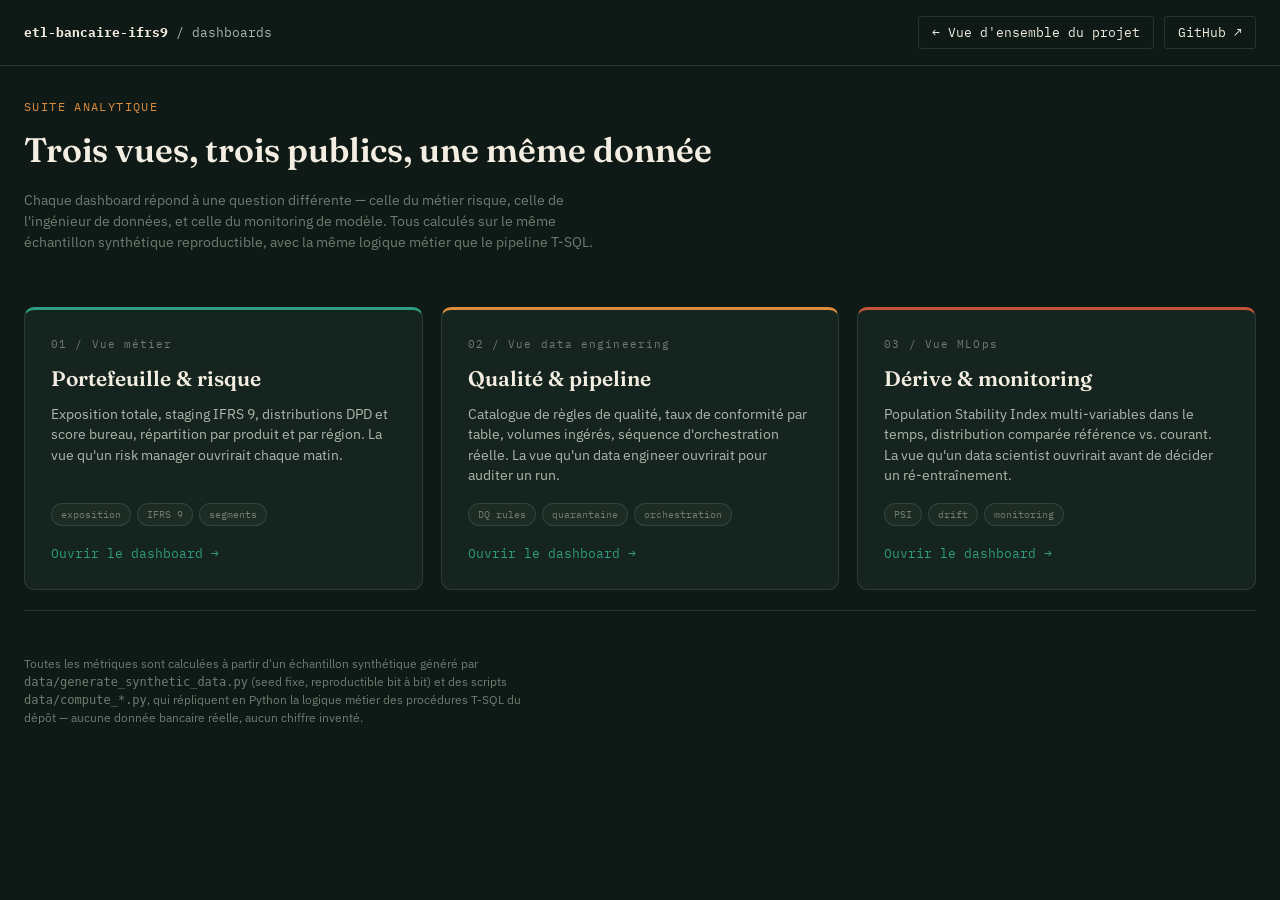
<file: docs/dashboards.html>
<!doctype html>
<html lang="fr">
<head>
<meta charset="utf-8">
<meta name="viewport" content="width=device-width, initial-scale=1">
<title>Dashboards — ETL Bancaire IFRS 9</title>
<meta name="description" content="Suite de tableaux de bord : portefeuille de crédit, qualité des données et observabilité du pipeline, dérive statistique et monitoring de modèle.">
<link rel="preconnect" href="https://fonts.googleapis.com">
<link rel="preconnect" href="https://fonts.gstatic.com" crossorigin>
<link href="https://fonts.googleapis.com/css2?family=Fraunces:ital,opsz,wght@0,9..144,400;0,9..144,600;1,9..144,500&family=IBM+Plex+Sans:wght@400;500;600&family=IBM+Plex+Mono:wght@400;500;600&display=swap" rel="stylesheet">
<link rel="stylesheet" href="assets/dashboard-theme.css">
<style>
  .cards{display:grid; grid-template-columns:repeat(3,1fr); gap:18px; margin:32px 0 20px;}
  .card{
    background:var(--ink-2); border:1px solid var(--line); border-radius:10px; padding:26px;
    display:flex; flex-direction:column; transition:border-color .15s;
  }
  .card:hover{border-color:var(--teal);}
  .card .num{font-family:var(--mono); font-size:11px; color:var(--sage-dim); letter-spacing:.1em;}
  .card h2{font-family:var(--serif); font-size:21px; color:var(--paper); margin:10px 0 10px; font-weight:600;}
  .card p{font-size:13.5px; color:var(--sage); flex-grow:1; margin:0 0 18px;}
  .card .tags{display:flex; gap:6px; flex-wrap:wrap; margin-bottom:18px;}
  .card .tag{font-family:var(--mono); font-size:10px; background:var(--ink-3); border:1px solid var(--line); padding:3px 9px; border-radius:999px; color:var(--sage-dim);}
  .card a.go{font-family:var(--mono); font-size:12.5px; color:var(--teal); display:inline-flex; align-items:center; gap:6px;}
  .card.teal{border-top:3px solid var(--teal);}
  .card.amber{border-top:3px solid var(--amber);}
  .card.rust{border-top:3px solid var(--rust);}
  @media (max-width:900px){ .cards{grid-template-columns:1fr;} }
</style>
</head>
<body>

<nav class="top">
  <div class="brand"><b>etl-bancaire-ifrs9</b> / dashboards</div>
  <div class="navlinks">
    <a href="index.html">← Vue d'ensemble du projet</a>
    <a href="https://github.com/AmmelleCHAMMMAIME/Projet_ETL_IFRS9" target="_blank" rel="noopener">GitHub ↗</a>
  </div>
</nav>

<div class="wrap">
  <header class="page-head">
    <div class="eyebrow">Suite analytique</div>
    <h1>Trois vues, trois publics, une même donnée</h1>
    <p class="subhead">
      Chaque dashboard répond à une question différente — celle du métier risque, celle de
      l'ingénieur de données, et celle du monitoring de modèle. Tous calculés sur le même
      échantillon synthétique reproductible, avec la même logique métier que le pipeline T-SQL.
    </p>
  </header>

  <div class="cards">
    <div class="card teal">
      <div class="num">01 / Vue métier</div>
      <h2>Portefeuille &amp; risque</h2>
      <p>Exposition totale, staging IFRS 9, distributions DPD et score bureau, répartition
         par produit et par région. La vue qu'un risk manager ouvrirait chaque matin.</p>
      <div class="tags"><span class="tag">exposition</span><span class="tag">IFRS 9</span><span class="tag">segments</span></div>
      <a class="go" href="dashboard-portfolio.html">Ouvrir le dashboard →</a>
    </div>

    <div class="card amber">
      <div class="num">02 / Vue data engineering</div>
      <h2>Qualité &amp; pipeline</h2>
      <p>Catalogue de règles de qualité, taux de conformité par table, volumes ingérés,
         séquence d'orchestration réelle. La vue qu'un data engineer ouvrirait pour auditer un run.</p>
      <div class="tags"><span class="tag">DQ rules</span><span class="tag">quarantaine</span><span class="tag">orchestration</span></div>
      <a class="go" href="dashboard-quality.html">Ouvrir le dashboard →</a>
    </div>

    <div class="card rust">
      <div class="num">03 / Vue MLOps</div>
      <h2>Dérive &amp; monitoring</h2>
      <p>Population Stability Index multi-variables dans le temps, distribution comparée
         référence vs. courant. La vue qu'un data scientist ouvrirait avant de décider
         un ré-entraînement.</p>
      <div class="tags"><span class="tag">PSI</span><span class="tag">drift</span><span class="tag">monitoring</span></div>
      <a class="go" href="dashboard-drift.html">Ouvrir le dashboard →</a>
    </div>
  </div>

  <footer>
    <p>
      Toutes les métriques sont calculées à partir d'un échantillon synthétique généré par
      <code>data/generate_synthetic_data.py</code> (seed fixe, reproductible bit à bit) et
      des scripts <code>data/compute_*.py</code>, qui répliquent en Python la logique métier
      des procédures T-SQL du dépôt — aucune donnée bancaire réelle, aucun chiffre inventé.
    </p>
  </footer>
</div>

</body>
</html>
</file>
<file: docs/assets/dashboard-theme.css>
:root{
  --ink: #0F1A16; --ink-2: #16241F; --ink-3: #1C2C25;
  --paper: #F3EEE1; --paper-dim: #C8C2B2;
  --teal: #2E9C7E; --teal-soft: rgba(46,156,126,0.16);
  --amber: #D98B3E; --amber-soft: rgba(217,139,62,0.16);
  --rust: #C1543B; --rust-soft: rgba(193,84,59,0.16);
  --blue: #4E8FBF;
  --sage: #A9B8AC; --sage-dim: #6E7C71;
  --line: rgba(169,184,172,0.16);
  --serif: "Fraunces", Georgia, serif;
  --sans: "IBM Plex Sans", -apple-system, sans-serif;
  --mono: "IBM Plex Mono", ui-monospace, monospace;
}
*{box-sizing:border-box;}
body{
  margin:0; background:var(--ink); color:var(--sage); font-family:var(--sans);
  line-height:1.5; -webkit-font-smoothing:antialiased;
}
a{color:var(--teal); text-decoration:none;}
.wrap{max-width:1280px; margin:0 auto; padding:0 24px;}

/* ---- nav shared across the dashboard suite ---- */
nav.top{
  display:flex; justify-content:space-between; align-items:center;
  padding:16px 24px; border-bottom:1px solid var(--line); flex-wrap:wrap; gap:12px;
}
nav.top .brand{font-family:var(--mono); font-size:13px; color:var(--sage);}
nav.top .brand b{color:var(--paper);}
nav.top .navlinks{display:flex; gap:10px; align-items:center; font-family:var(--mono); font-size:12.5px; flex-wrap:wrap;}
nav.top .navlinks a{border:1px solid var(--line); padding:6px 13px; border-radius:3px; color:var(--paper);}
nav.top .navlinks a:hover{border-color:var(--teal); color:var(--teal);}
nav.top .navlinks a.active{border-color:var(--teal); color:var(--teal); background:var(--teal-soft);}

header.page-head{padding:32px 0 8px;}
.eyebrow{font-family:var(--mono); font-size:11.5px; letter-spacing:.12em; text-transform:uppercase; color:var(--amber);}
h1{font-family:var(--serif); font-weight:600; color:var(--paper); font-size:clamp(24px,3.2vw,34px); margin:10px 0 8px;}
.subhead{font-size:14px; color:var(--sage-dim); max-width:74ch;}
.subhead code{font-family:var(--mono); background:var(--ink-2); padding:1px 6px; border-radius:3px; font-size:12px; color:var(--teal);}

/* ---- KPI row ---- */
.kpi-grid{
  display:grid; grid-template-columns:repeat(6,1fr); gap:1px;
  background:var(--line); border:1px solid var(--line); border-radius:8px;
  overflow:hidden; margin:24px 0 36px;
}
.kpi{background:var(--ink-2); padding:18px 16px;}
.kpi .label{font-family:var(--mono); font-size:10px; text-transform:uppercase; letter-spacing:.07em; color:var(--sage-dim);}
.kpi .value{font-family:var(--serif); font-size:24px; color:var(--paper); font-weight:600; margin-top:7px; line-height:1.1;}
.kpi .value.teal{color:var(--teal);}
.kpi .value.amber{color:var(--amber);}
.kpi .value.rust{color:var(--rust);}

/* ---- panel grid ---- */
.panels{display:grid; grid-template-columns:repeat(2, 1fr); gap:16px; margin-bottom:16px;}
.panel{background:var(--ink-2); border:1px solid var(--line); border-radius:8px; padding:20px;}
.panel.full{grid-column:1 / -1;}
.panel h2{
  font-family:var(--sans); font-weight:600; font-size:13px; color:var(--paper);
  margin:0 0 2px; text-transform:uppercase; letter-spacing:.03em;
}
.panel .panel-sub{font-size:12px; color:var(--sage-dim); margin-bottom:14px;}
.chart-box{position:relative; height:250px;}
.chart-box.tall{height:310px;}
.chart-box.short{height:190px;}

.legend-row{display:flex; gap:16px; margin-top:12px; flex-wrap:wrap;}
.legend-chip{display:flex; align-items:center; gap:8px; font-family:var(--mono); font-size:11.5px;}
.legend-chip .dot{width:9px; height:9px; border-radius:50%; flex-shrink:0;}

/* ---- generic ledger-style table ---- */
table.data-table{width:100%; border-collapse:collapse; font-size:12.5px;}
table.data-table th{
  text-align:left; font-family:var(--mono); font-size:10.5px; text-transform:uppercase;
  letter-spacing:.05em; color:var(--sage-dim); padding:8px 10px; border-bottom:1px solid var(--line);
}
table.data-table td{padding:9px 10px; border-bottom:1px dashed var(--line); color:var(--sage);}
table.data-table td.mono{font-family:var(--mono); font-size:12px;}
.badge{
  display:inline-block; font-family:var(--mono); font-size:10.5px; padding:2px 8px;
  border-radius:999px; letter-spacing:.03em;
}
.badge.ok{background:var(--teal-soft); color:var(--teal);}
.badge.warn{background:var(--amber-soft); color:var(--amber);}
.badge.bad{background:var(--rust-soft); color:var(--rust);}

footer{padding:32px 0 56px; border-top:1px solid var(--line); margin-top:16px;}
footer p{font-size:12px; color:var(--sage-dim); max-width:74ch;}
footer a{font-family:var(--mono);}

.loading{padding:80px 0; text-align:center; font-family:var(--mono); color:var(--sage-dim);}

@media (max-width:980px){
  .kpi-grid{grid-template-columns:repeat(3,1fr);}
  .panels{grid-template-columns:1fr;}
}
@media (max-width:560px){
  .kpi-grid{grid-template-columns:repeat(2,1fr);}
}
</file>
